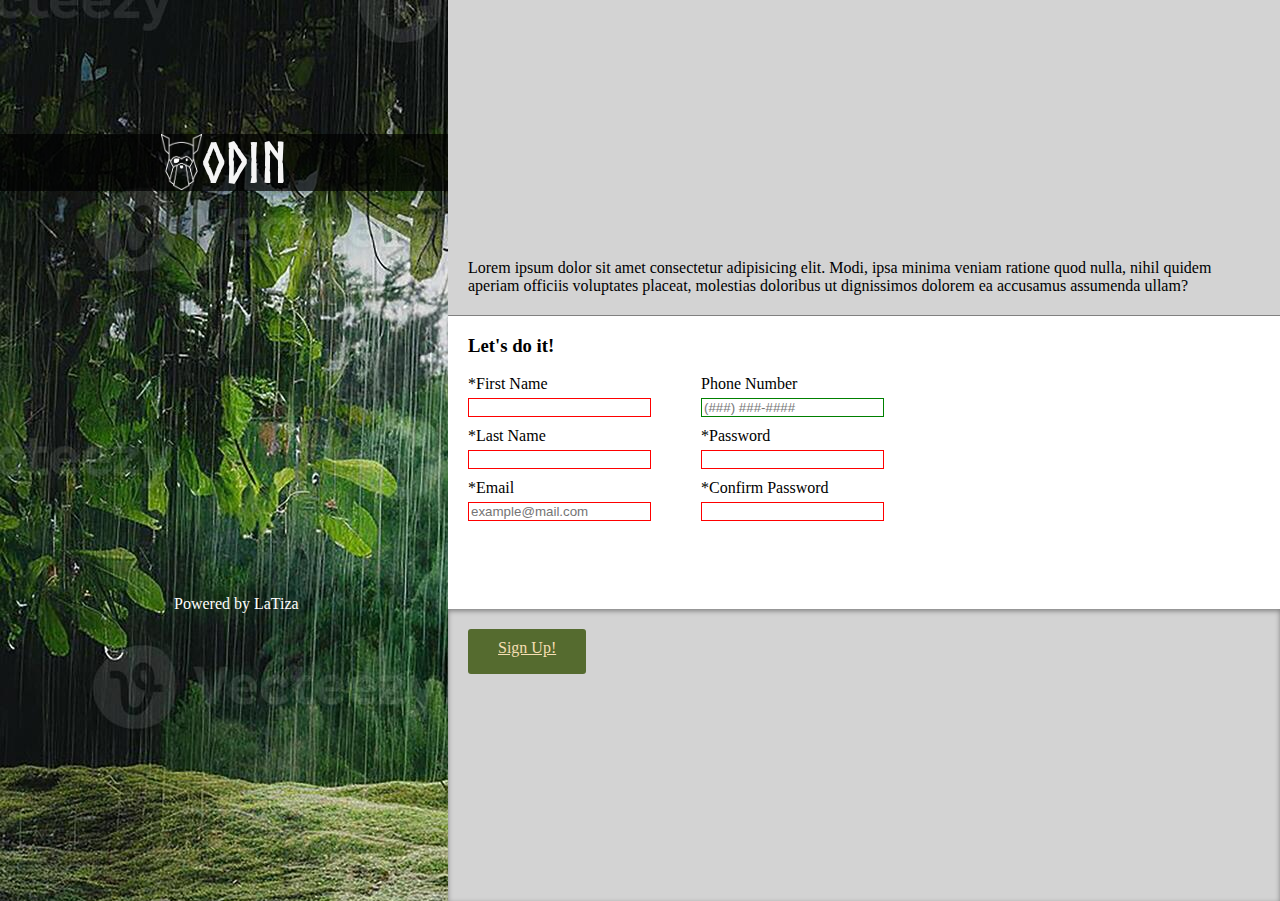
<file: 1 - Sign-Up Form/index.html>
<!DOCTYPE html>
<html>
    <head>
       <link rel="stylesheet" href="style.css"> 
    </head>
    <body>
        <div class="logoSide">
            <div class="logo">
                <img src="assets/odin-lined.png">
                <span>ODIN</span>
            </div>

            <p>Powered by LaTiza</p>
        </div>

        <div class="formSide">
            <div class="mainCaption">
                <span>Lorem ipsum dolor sit amet consectetur adipisicing elit. Modi, ipsa minima veniam ratione quod nulla, nihil quidem aperiam officiis voluptates placeat, molestias doloribus ut dignissimos dolorem ea accusamus assumenda ullam?</span>
            </div>

            <form action="">
                <div class="middleContainer">
                    <div class="inputsColumnHolder">
                        <h3>Let's do it!</h3>
                        <div class="textBoxesContainer">
                            <div class="column">
                                <div class="textBox">
                                    <span>*First Name</span>
                                    <input type="text" required>
                                </div>
                                <div class="textBox">
                                    <span>*Last Name</span>
                                    <input type="text" required>
                                </div>
                                <div class="textBox">
                                    <span>*Email</span>
                                    <input type="email" placeholder="example@mail.com" required>
                                </div>
                            </div>
                            <div class="column">
                                <div class="textBox">
                                    <span>Phone Number</span>
                                    <input type="text" placeholder="(###) ###-####">
                                </div>
                                <div class="textBox">
                                    <span>*Password</span>
                                    <input type="text" required>
                                </div>
                                <div class="textBox">
                                    <span>*Confirm Password</span>
                                    <input type="text" required>
                                </div>
                            </div>
                        </div>
                    </div>
                </div>

                <div class="buttonContainer">
                    <a href="#">Sign Up!</a>
                </div>
            </form>
        </div>
    </body>
</html>
</file>
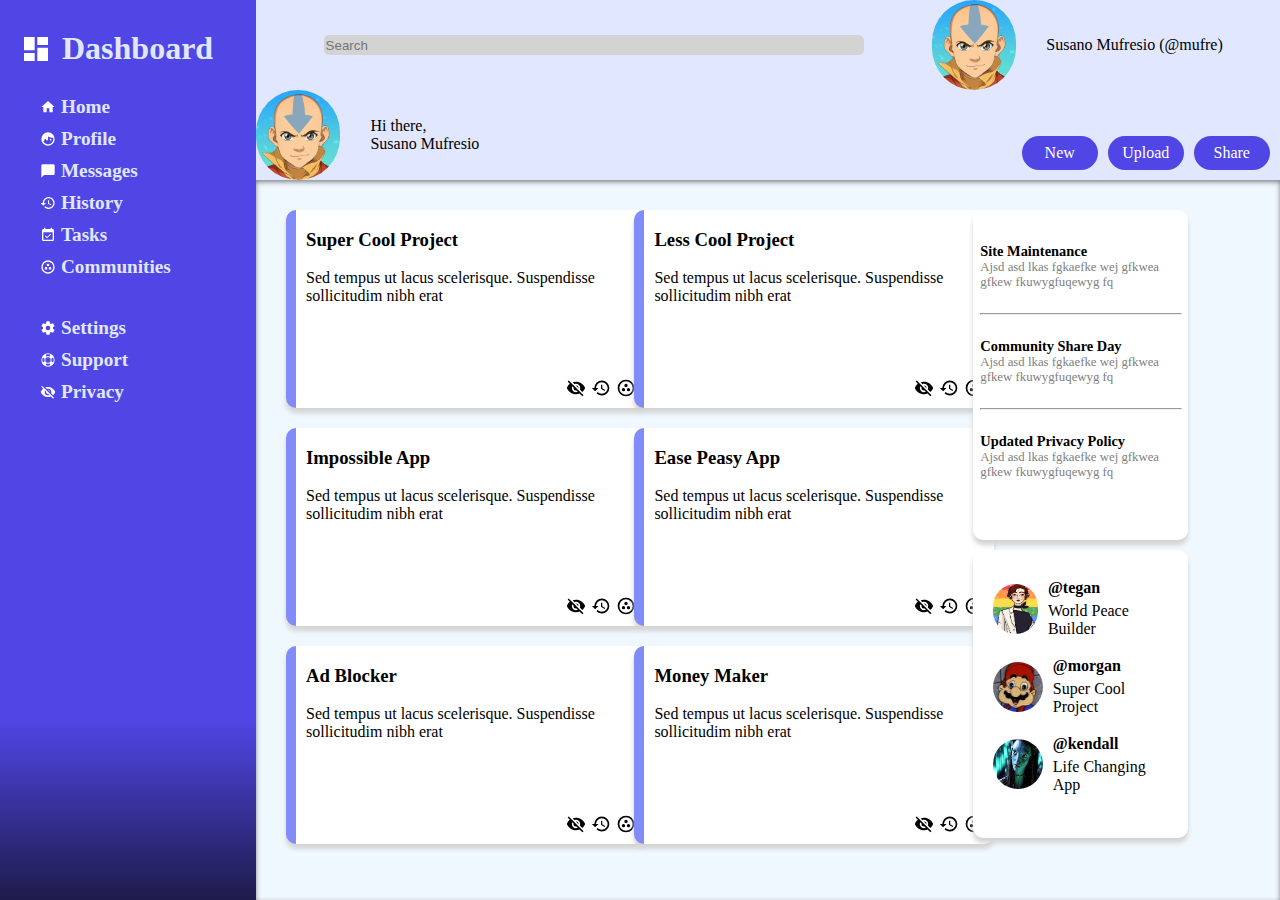
<file: 2 - Admin Dashboard/index.html>
<!DOCTYPE html>
<html>

<head>
    <meta charset='utf-8'>
    <title>Admin Dashboard</title>
    <meta name='viewport' content='width=device-width, initial-scale=1'>
    <link rel='stylesheet' type='text/css' href='assets/style.css'>
</head>

<body>
    <div class="site">
        <div class="navbar">
            <div class="logo">
                <img src="assets/view-dashboard.svg">
                <span>Dashboard</span>
            </div>
            <ul>
                <li><img src="assets/home.svg"><a href="">Home</a></li>
                <li><img src="assets/profile.svg"><a href="">Profile</a></li>
                <li><img src="assets/message.svg"><a href="">Messages</a></li>
                <li><img src="assets/history.svg"><a href="">History</a></li>
                <li><img src="assets/calendar-check.svg"><a href="">Tasks</a></li>
                <li><img src="assets/communities.svg"><a href="">Communities</a></li>
            </ul>
            <ul>
                <li><img src="assets/settings.svg"><a href="">Settings</a></li>
                <li><img src="assets/support.svg"><a href="">Support</a></li>
                <li><img src="assets/privacy.svg"><a href="">Privacy</a></li>
            </ul>
        </div>

        <div class="content">
            <div class="projectsMenuBar">
                <div class="searchProfile">
                    <div class="searchInput">
                        <input type="search" placeholder="Search">
                    </div>
                    <div class="profileLogo">
                        <img src="assets/avatar.jpg" alt="">
                        <div class="caption">
                            <span>Susano Mufresio (@mufre)</span>
                        </div>
                    </div>
                </div>
                <div class="projectMenu">
                    <div class="profileLogo">
                        <img src="assets/avatar.jpg" alt="">
                        <div class="caption">
                            <span>Hi there,</span>
                            <span>Susano Mufresio</span>
                        </div>
                    </div>
                    <div class="horizontalMenu">
                        <div class="button">
                            <a href="">New</a>
                        </div>
                        <div class="button">
                            <a href="">Upload</a>
                        </div>
                        <div class="button">
                            <a href="">Share</a>
                        </div>
                    </div>
                </div>
            </div>
            <div class="projectsDisplay">
                <div class="projects">
                    <div class="projectPreview whiteBGShadowRoundborder">
                        <div class="text">
                            <h3>Super Cool Project</h3>
                            <span>Sed tempus ut lacus scelerisque. Suspendisse sollicitudim nibh erat</span>
                        </div>
                        <div><img src="assets/privacy.svg" alt=""><img src="assets/history.svg" alt=""><img src="assets/communities.svg" alt=""></div>
                    </div>
                    <div class="projectPreview whiteBGShadowRoundborder">
                        <div class="text">
                            <h3>Less Cool Project</h3>
                            <span>Sed tempus ut lacus scelerisque. Suspendisse sollicitudim nibh erat</span>
                        </div>
                        <div><img src="assets/privacy.svg" alt=""><img src="assets/history.svg" alt=""><img src="assets/communities.svg" alt=""></div>
                    </div>
                    <div class="projectPreview whiteBGShadowRoundborder">
                        <div class="text">
                            <h3>Impossible App</h3>
                            <span>Sed tempus ut lacus scelerisque. Suspendisse sollicitudim nibh erat</span>
                            </div>
                        <div><img src="assets/privacy.svg" alt=""><img src="assets/history.svg" alt=""><img src="assets/communities.svg" alt=""></div>
                    </div>
                    <div class="projectPreview whiteBGShadowRoundborder">
                        <div class="text">
                            <h3>Ease Peasy App</h3>
                            <span>Sed tempus ut lacus scelerisque. Suspendisse sollicitudim nibh erat</span>
                        </div>
                        <div><img src="assets/privacy.svg" alt=""><img src="assets/history.svg" alt=""><img src="assets/communities.svg" alt=""></div>
                    </div>
                    <div class="projectPreview whiteBGShadowRoundborder">
                        <div class="text">
                            <h3>Ad Blocker</h3>
                            <span>Sed tempus ut lacus scelerisque. Suspendisse sollicitudim nibh erat</span>
                        </div>
                        <div><img src="assets/privacy.svg" alt=""><img src="assets/history.svg" alt=""><img src="assets/communities.svg" alt=""></div>
                    </div>
                    <div class="projectPreview whiteBGShadowRoundborder">
                        <div class="text">
                            <h3>Money Maker</h3>
                            <span>Sed tempus ut lacus scelerisque. Suspendisse sollicitudim nibh erat</span>
                        </div>
                        <div><img src="assets/privacy.svg" alt=""><img src="assets/history.svg" alt=""><img src="assets/communities.svg" alt=""></div>
                    </div>
                </div>
                <div class="anouncements whiteBGShadowRoundborder">
                    <div class="anouncementsList">
                        <div class="anouncement">
                            <h4>Site Maintenance</h4>
                            <span>Ajsd asd lkas fgkaefke wej gfkwea gfkew fkuwygfuqewyg fq</span>
                        </div>
                        <div class="anouncement"> <hr> </div>
                        <div class="anouncement">
                            <h4>Community Share Day</h4>
                            <span>Ajsd asd lkas fgkaefke wej gfkwea gfkew fkuwygfuqewyg fq</span>
                        </div>
                        <div class="anouncement"> <hr> </div>
                        <div class="anouncement">
                            <h4>Updated Privacy Policy</h4>
                            <span>Ajsd asd lkas fgkaefke wej gfkwea gfkew fkuwygfuqewyg fq</span>
                        </div>
                    </div>
                </div>
                <div class="trending whiteBGShadowRoundborder">
                    <div class="trendingContainer">
                        <div class="trendingUnit">
                            <img src="assets/avatar1.png" alt="">
                            <div>
                                <h4>@tegan</h4>
                                <span>World Peace Builder</span>
                            </div>
                        </div>
                        <div class="trendingUnit">
                            <img src="assets/avatar2.png" alt="">
                            <div>
                                <h4>@morgan</h4>
                                <span>Super Cool Project</span>
                            </div>
                        </div>
                        <div class="trendingUnit">
                            <img src="assets/avatar3.jpg" alt="">
                            <div>
                                <h4>@kendall</h4>
                                <span>Life Changing App</span>
                            </div>
                    </div>
                    </div>
                </div>
            </div>
        </div> 
    </div>
</body>
</html>
</file>
<file: 1 - Sign-Up Form/style.css>
@font-face {
    font-family: NorseBold;
    src: url("assets/Norse-Bold.otf");
}

body {
    background-image: url("assets/wp.jpg");
    height: 100vh;
    padding: 0;
    margin: 0;
    flex-direction: row;
    display: flex;
}

.logoSide {
    width: 35%;
}

.logoSide p {
    margin-left: calc(50% - 50px);
    margin-top: 90%;
    color: white;
}

.logo {
    margin-top: 30%;
    background-color: rgba(0, 0, 0, 0.7);
    font-size: 3.5rem;
    font-family: NorseBold;
    color: whitesmoke;
    flex-direction: row;
    justify-content: center;
    display: flex;
}

.logo img {
    height: 3.5rem;
}

.formSide {
    width: 65%;
}

.mainCaption {
    height: 35%;
    background-color: lightgray;
    flex-direction: column;
    justify-content: flex-end;
    display: flex;
}

.mainCaption span {
    margin: 20px;
}

form {
    background-color: white;
    border-width: 0px;
    height: 65%;
}

.middleContainer {
    border-top: solid 1px gray;
    background-color: white;
    height: 50%;
}

.inputsColumnHolder {
    margin-left: 20px;
    flex-direction: column;
    display: flex;
}

.textBoxesContainer {
    overflow-y: hidden;
    gap: 50px;
    flex-direction: row;
    display: flex;
}

.column {
    gap: 10px;
    flex-direction: column;
    display: flex;
}

.textBox {
    gap: 5px;
    flex-direction: column;
    display: flex;
}

.buttonContainer {
    background-color: lightgray;
    box-shadow: inset 0 2px 5px gray;
    height: 50%;
    display: flex;
}

.buttonContainer a {
    background-color: darkolivegreen;
    border-radius: 3px;
    margin: 20px;
    padding: 10px 30px;
    max-height: 25px;
    color: wheat;
}

a:focus {
    outline: 1px solid white;
}

input:invalid {
    border: solid 1px red;
}

input:valid {
    border: solid 1px green;
}

input:focus {
    outline: none;
    border: solid 1px black;
}
</file>
<file: 2 - Admin Dashboard/assets/style.css>
body {
    margin: 0;
}

.site {
    height: 100vh;
    width: 100vw;

    grid-template-columns: 20vw 20vw 20vw 20vw 20vw;

    display: grid;
}

.navbar {
    background-image: linear-gradient(180deg, #4f46e5 0%,#4f46e5 80%, #1e1b4b 100%);
    flex-direction: column;
    display: flex;
}

.navbar, .navbar a {
    font-size: 1.2rem;
    font-weight: bold;
    color: #e0e7ff;
}

.logo {
    margin: 10px;
    margin-left: 20px;
    margin-top: 30px;
    font-size: 2rem;
    gap: 10px;
    align-items: center;
    flex-direction: row;
    display: flex;
}

.navbar img {
    filter: invert(100%);
    width: 1rem;
}

.logo img {
    width: 2rem;
}

li {
    gap: 5px;
    flex-direction: row;
    display: flex;
}

a {
    text-decoration: none;
}

li a {
    transition-property: color;
    transition-duration: 0.5s;
 }

li a:hover {
    transition-property: color;
    transition-duration: 0.5s;
    color: #818cf8 ;
}

.navbar ul {
    list-style-type: none;
    gap: 10px;
    flex-direction: column;
    display: flex;
}

.content {
    height: 100%;
    background-color: #e0e7ff;
    grid-column-start: 2;
    grid-column-end: 6;

    display: grid;

    grid-template-rows: 20% 20% 20% 20% 20% ;
}

.profileLogo {
    gap: 30px;
    overflow: hidden;
    align-items: center;
    flex-direction: row;
    display: flex;
}

.profileLogo img {
    width: 25%;
    min-height: 100%;
    border-radius: 50px;
}

.caption {
    flex-direction: column;
    display: flex;
}

.projectsMenuBar {
    display: grid;
    grid-template-rows: 50% 50%;
}

.projectMenu, .searchProfile {
    display: grid;
    grid-template-columns: 33% 33% 33%;
}

.horizontalMenu {
    grid-column-start: 2;
    grid-column-end: 4;
}

.searchInput {
    grid-column-start: 1;
    grid-column-end: 3;
    display: flex;
    justify-content: center;
    align-items: center;
}

.projectsDisplay {
    grid-row-start: 2;
    grid-row-end: 7;
}


.horizontalMenu {
    gap: 10px;
    margin-bottom: 10px;
    justify-content: flex-end;
    align-items: flex-end;
    flex-direction: row;
    display: flex;   
}

.button {
    background-color: #4f46e5;
    border-radius: 25px;
    padding: 0.5rem;
    width: 60px;
    justify-content: center;
    display: flex;
    transition-property: background-color;
    transition-duration: 0.2s;
}

.button:hover {
    background-color: #818cf8;
    transition-property: background-color;
    transition-duration: 0.2s;
}

.button a {
    color: white;
}

input[type="search"] {
    width: 80%;
    height: 20px;
    outline: 0;
    border: solid 0px black;
    border-radius: 5px;
    background-color: lightgray;
}

.projectsDisplay {
    background-color: aliceblue;
    display: grid;
    grid-template-columns: 70% 30%;
    grid-template-rows: 50% 50%;
    box-shadow: inset 0px 2px 5px gray;
}

.projects {
    margin: 30px;
    grid-row-start: 1;
    grid-row-end: 3;
    display: grid;
    gap: 20px;
    grid-template-rows: 30% 30% 30%;
    grid-template-columns: 50% 50%;
}

.projectPreview {
    width: 350px;
    transition-property: width;
    transition-duration: 0.7s;
    border-left: solid 10px #818cf8;
    flex-direction: column;
    justify-content: space-between;
    display: flex;
}

.projectPreview:hover {
    width: 390px;
    transition-property: width;
    transition-duration: 0.7s;
}

.projectPreview > *{
    margin-left: 10px;
}

.anouncements {
    margin-top: 30px;
    border-radius: 10px;
    overflow: hidden;
    width: 70%;
}

.anouncementsList {
    margin-top: 15%;
    width: 100%;
    height: 90%;
    justify-content: space-around;
    grid-template-rows: 16% 16% 16% 16% 16%;
    display: grid;
}

.anouncement {
    width: 200px;
    font-size: 0.8rem;
    justify-content: center;
    flex-direction: column;
    display: flex;
}

.anouncement h4 {
    margin: 0;
    font-size: 0.9rem;
}

.anouncement span {
    color: gray;
}

hr {
    width: 100%;
    color: lightgrey;
}

.projectPreview img {
    width: 20px;
}

.trending {
    margin-top: 10px;
    width: 70%;
    height: 80%;
}

.trendingContainer {
    margin: 20px;
    height: 90%;
    display: grid;
    grid-template-rows: 30% 30% 30%;
}

.trendingUnit {
    gap: 10px;
    align-items: center;
    flex-direction: row;
    display: flex;
}

.trendingUnit h4 {
    margin-top: 0;
    margin-bottom: 5px;
}

.trending img {
    border-radius: 100px;
    width: 50px;
    height: 50px;
}

.projectPreview div:nth-child(2){
    gap: 5px;
    margin: 10px;
    justify-content: flex-end;
    flex-direction: row;
    display: flex;
}

.whiteBGShadowRoundborder {
    border-radius: 10px;
    background-color: white;
    box-shadow: 0 5px 5px lightgray;
}
</file>
